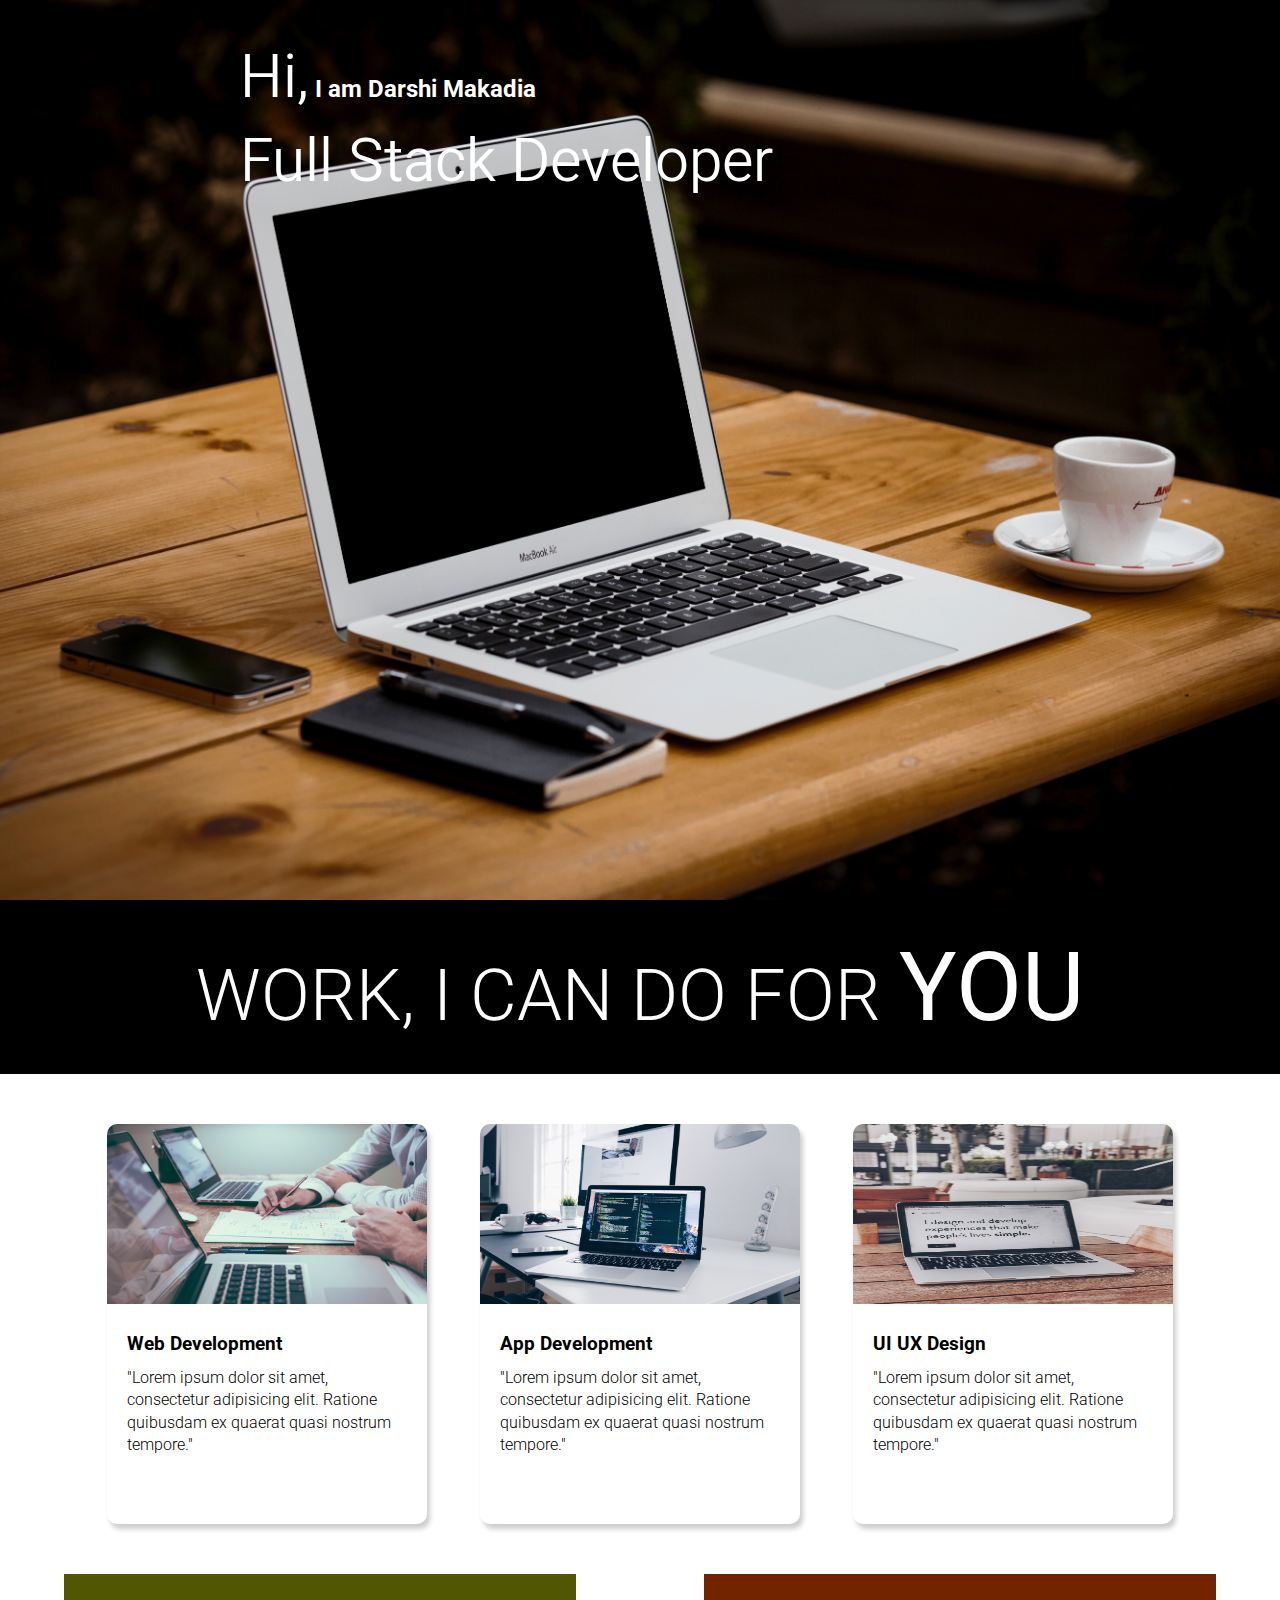
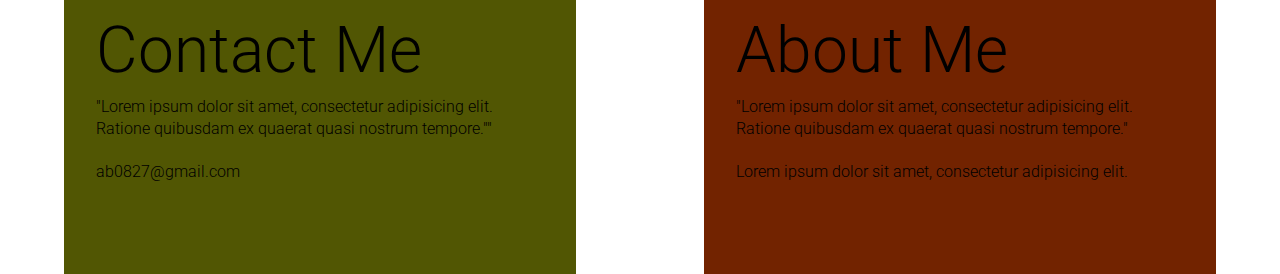
<file: project/index.html>
<!DOCTYPE html>
<html lang="en">
<head>
    <meta charset="UTF-8">
    <meta http-equiv="X-UA-Compatible" content="IE=edge">
    <meta name="viewport" content="width=device-width, initial-scale=1.0">
    <link rel="stylesheet" href="./styles.css">
    <title>Portfolio Landing Page</title>
</head>
<body>
    <!-- hero section -->
    <section class="hero_section">
        <div class="text">
            <h2>
                <span class="lg_text">Hi,</span> I am Darshi Makadia
            </h2>
            <h1 class="lg_text">Full Stack Developer</h1>
        </div>
    </section>
    <!-- black box section-->
    <section class="black-box">
        <h2>WORK, I CAN DO FOR <span>YOU</span>
        </h2>
    </section>
    <!-- card section -->
    <section class="work">
        <!-- card-1-->
        <div class="grid-item">
            <div class="card">
                <div class="image cont">
                    <img src="../backgroung12.jpg" alt="Web Development">
                </div>
                <div class="card_content">
                    <h3>Web Development</h3>
                    <p>
                        "Lorem ipsum dolor sit amet, consectetur adipisicing elit. Ratione
                        quibusdam ex quaerat quasi nostrum tempore."
                    </p>
                </div>
            </div>
        </div>
        <!-- card-2 -->
        <div class="grid-item">
            <div class="card">
                <div class="image cont">
                    <img src="../background13.jpg" alt="Web Development">
                </div>
                <div class="card_content">
                    <h3>App Development</h3>
                    <p>"Lorem ipsum dolor sit amet, consectetur adipisicing elit. Ratione
                        quibusdam ex quaerat quasi nostrum tempore."
                    </p>
                </div>
            </div>
        </div>
        <!-- card-3 -->
        <div class="grid-item">
            <div class="card">
                <div class="image cont">
                    <img src="../background14.jpg" alt="Web Development">
                </div>
                <div class="card_content">
                    <h3>UI UX Design</h3>
                    <p>
                        "Lorem ipsum dolor sit amet, consectetur adipisicing elit. Ratione
                        quibusdam ex quaerat quasi nostrum tempore."
                    </p>
                </div>
            </div>
        </div>
    </section>
    <!-- footer section -->
    <section class="bottom_section">
        <div class="cont_me">
        <!--container 1-->
            <h2>Contact Me</h2>
            <p>
                "Lorem ipsum dolor sit amet, consectetur adipisicing elit. Ratione
                quibusdam ex quaerat quasi nostrum tempore.""
            </p>
            <p>ab0827@gmail.com</p>
        </div>
        <!-- container 2-->
        <div class="abt_me">
            <h2>About Me</h2>
            <p>
                "Lorem ipsum dolor sit amet, consectetur adipisicing elit. Ratione
                quibusdam ex quaerat quasi nostrum tempore."
            </p>
            <p>
                Lorem ipsum dolor sit amet, consectetur adipisicing elit.
            </p>
        </div>
    </section>
</body>
</html>
</file>
<file: project/styles.css>
@import url("https://fonts.googleapis.com/css2?family=Roboto:ital,wght@0,100;0,300;0,400;0,500;0,700;0,900;1,100;1,300;1,400;1,500;1,700;1,900&display=swap");

* {
    margin: 0;
    padding: 0;
    box-sizing: border-box;
}

html,body {
    line-height: 1.4;
    font-weight: 300;
    font-family: "Roboto", sans-serif;
}
 .hero_section {
    
    width: 100%;
    height: 100vh;
    background: url("../background11.jpg");
    background-repeat: no-repeat;
    background-size: cover;
    background-position: center;
 }
 .text {
    color: white;
    max-width: 900px;
    margin: 0 auto;
    padding-top: 35px;
    padding-left: 50px;
 }
 .lg_text {
    font-size: 60px;
    font-weight: 350;
 }
 .black-box {
    background-color: #000;
    padding: 20px;
 }
 .black-box h2 {
    font-size: 72px;
    color: white;
    text-align: center;
    font-weight: 300;
 }
 .black-box h2 span {
    font-weight: 400;
    font-size: 96px;
 }
 .work {
    display: grid;
    gap: 20px;
    grid-template-columns: repeat(auto-fit, minmax(320px, 1fr));
    max-width: 1100px;
    margin: 50px auto;
 }
 .grid-item {
    display: flex;
    justify-content: center;
    align-items: center;
 }
 .card {
    max-width: 320px;
    height: 400px;
    border-radius: 10px;
    box-shadow: 3px 5px 5px rgba(1, 1, 1, 0.2);
    transition: 0.2s ease-in-out;
 }
 .card:hover {
   transform: scale(1.04);
   box-shadow: 3px 5px 5px rgba(1, 1, 1, 0.3);
   transition: 0.2s ease-in-out;
 }
 .card img {
    width: 100%;
    height: 11.25rem;
    border-radius: 10px 10px 0 0;
 }
 .card_content {
    padding: 20px;
 }
 .card_content h3 {
    margin-bottom: 10px;
 }
 .bottom_section {
    display: flex;
    justify-content: space-around;
 }
 .cont_me {
    min-height: 300px;
    width: 40%;
    padding: 32px;
    background-color: #515603;
 }
 .cont_me p {
    margin-bottom: 20px;
 }
 .cont_me h2 {
    font-size: 64px;
    font-weight: 300;
 }
 .abt_me {
    min-height: 300px;
    width: 40%;
    padding: 32px;
    background-color: #722300;
 }
 .abt_me p {
    margin-bottom: 20px;
 }
 .abt_me h2 {
    font-size: 64px;
    font-weight: 300;
 }

 @media (max-width: 786px) {
    .hero_section {
      min-height: 50vh;
    }
    .text{
        padding: 10px 0;
        text-align: center;
    }
    .lg_text {
        font-size: 32px;    
    }
    .black-box h2 {
      font-size: 24px;
    }
    .black-box h2 span {    
        font-weight: 400;
        
        font-size: 32px;   
    }
    .bottom section {
      flex-direction: column;
    }
    .abt_me ,#cont_me {
        width: 100%;
    }
    h1 {    
        font-size: 32px;
    }
    .abt_me h2,.cont_me h2 {
    font-size: 32px;
    }
}
</file>
